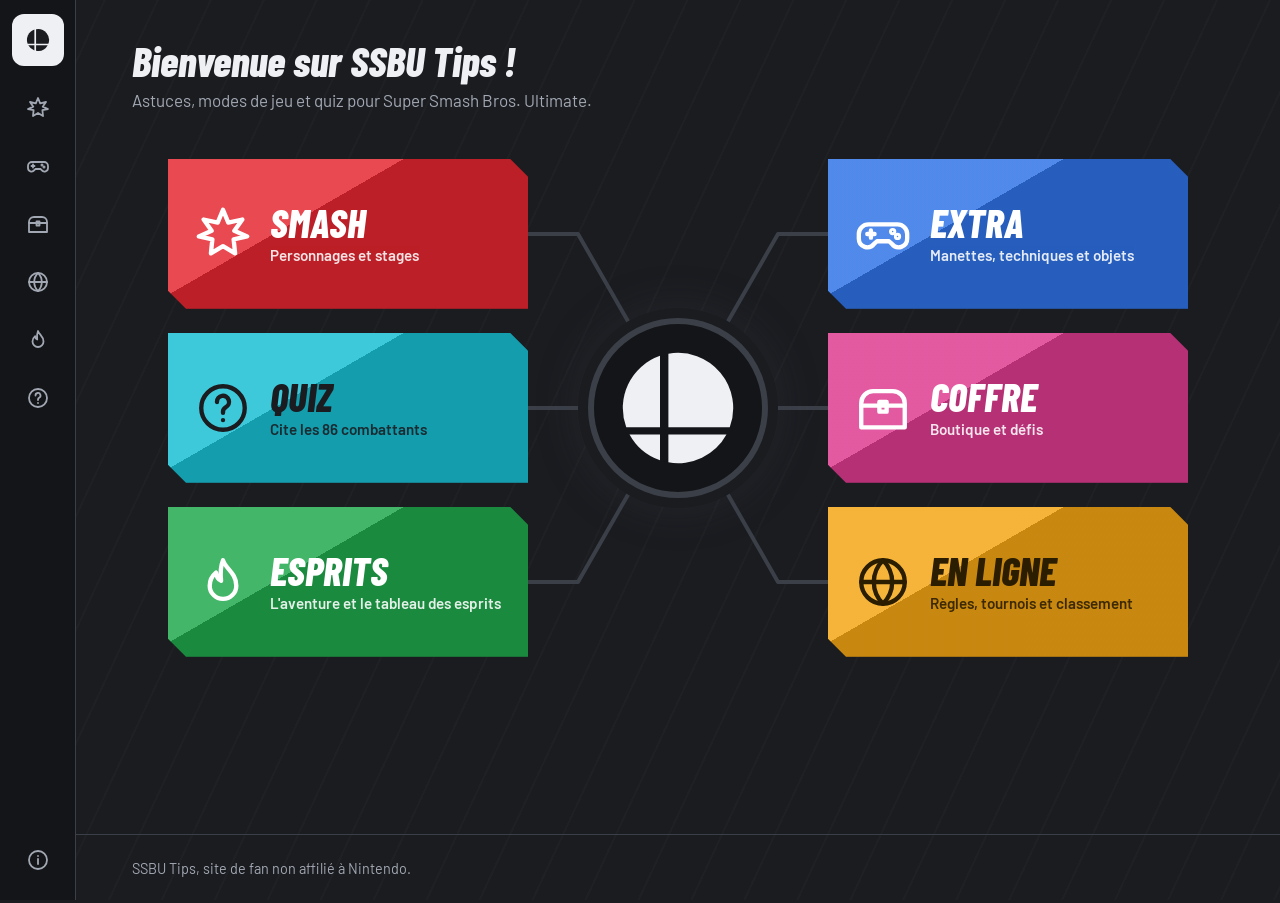
<file: ssbu-tips/index.html>
<!DOCTYPE html>
<html lang="fr">
<head>
	<meta charset="utf-8">
	<meta name="viewport" content="width=device-width, initial-scale=1.0">
	<title>SSBU Tips</title>
	<meta name="description" content="Astuces, modes de jeu et quiz pour Super Smash Bros. Ultimate.">
	<link rel="stylesheet" href="css/theme.css">
	<link rel="stylesheet" href="css/home.css">
</head>
<body>
	<nav class="rail" aria-label="Navigation principale">
		<a class="rail-link rail-link--home" href="index.html" style="--c:var(--text)" aria-current="page"><svg class="i"><use href="img/icons.svg#logo"/></svg><span class="rail-label">Accueil</span></a>
		<a class="rail-link" href="smash.html" style="--c:var(--smash)"><svg class="i"><use href="img/icons.svg#smash"/></svg><span class="rail-label">Smash</span></a>
		<a class="rail-link" href="extra.html" style="--c:var(--extra)"><svg class="i"><use href="img/icons.svg#extra"/></svg><span class="rail-label">Extra</span></a>
		<a class="rail-link" href="coffre.html" style="--c:var(--coffre)"><svg class="i"><use href="img/icons.svg#coffre"/></svg><span class="rail-label">Coffre</span></a>
		<a class="rail-link" href="en-ligne.html" style="--c:var(--en-ligne)"><svg class="i"><use href="img/icons.svg#en-ligne"/></svg><span class="rail-label">En ligne</span></a>
		<a class="rail-link" href="esprits.html" style="--c:var(--esprits)"><svg class="i"><use href="img/icons.svg#esprits"/></svg><span class="rail-label">Esprits</span></a>
		<a class="rail-link" href="../index.php" style="--c:var(--quiz)"><svg class="i"><use href="img/icons.svg#quiz"/></svg><span class="rail-label">Quiz</span></a>
		<details class="rail-infos">
			<summary aria-label="Liens utiles"><svg class="i"><use href="img/icons.svg#infos"/></svg></summary>
			<div class="rail-infos-panel">
				<p>Liens utiles</p>
				<ul>
					<li><a href="https://www.nintendo.fr/">Site officiel Nintendo</a></li>
					<li><a href="https://www.nintendo.fr/Jeux/Jeux-Nintendo-Switch/Super-Smash-Bros-Ultimate-1395713.html">Fiche du jeu</a></li>
					<li><a href="https://dashfight.com/ssbu/rankings">Classement des meilleurs joueurs</a></li>
					<li><a href="https://blog.start.gg/ultranks-first-official-ssbu-tier-list-4a35bf3dcfc3">Tier list officielle</a></li>
				</ul>
			</div>
		</details>
	</nav>

	<main>
		<header class="home-head">
			<h1>Bienvenue sur SSBU Tips !</h1>
			<p>Astuces, modes de jeu et quiz pour Super Smash Bros. Ultimate.</p>
		</header>

		<div class="menu">
			<a class="tile tile--smash" href="smash.html">
				<svg class="i tile-icon"><use href="img/icons.svg#smash"/></svg>
				<span class="tile-name">Smash</span>
				<span class="tile-desc">Personnages et stages</span>
			</a>
			<a class="tile tile--quiz" href="../index.php">
				<svg class="i tile-icon"><use href="img/icons.svg#quiz"/></svg>
				<span class="tile-name">Quiz</span>
				<span class="tile-desc">Cite les 86 combattants</span>
			</a>
			<a class="tile tile--esprits" href="esprits.html">
				<svg class="i tile-icon"><use href="img/icons.svg#esprits"/></svg>
				<span class="tile-name">Esprits</span>
				<span class="tile-desc">L'aventure et le tableau des esprits</span>
			</a>
			<a class="tile tile--extra" href="extra.html">
				<svg class="i tile-icon"><use href="img/icons.svg#extra"/></svg>
				<span class="tile-name">Extra</span>
				<span class="tile-desc">Manettes, techniques et objets</span>
			</a>
			<a class="tile tile--coffre" href="coffre.html">
				<svg class="i tile-icon"><use href="img/icons.svg#coffre"/></svg>
				<span class="tile-name">Coffre</span>
				<span class="tile-desc">Boutique et défis</span>
			</a>
			<a class="tile tile--en-ligne" href="en-ligne.html">
				<svg class="i tile-icon"><use href="img/icons.svg#en-ligne"/></svg>
				<span class="tile-name">En ligne</span>
				<span class="tile-desc">Règles, tournois et classement</span>
			</a>

			<div class="hub" aria-hidden="true">
				<svg class="wires" viewBox="0 0 300 498">
					<path class="wire wire--base" pathLength="1" d="M0 75H50L105 171"/>
					<path class="wire wire--base" pathLength="1" d="M0 249H60"/>
					<path class="wire wire--base" pathLength="1" d="M0 423H50L105 327"/>
					<path class="wire wire--base" pathLength="1" d="M300 75H250L195 171"/>
					<path class="wire wire--base" pathLength="1" d="M300 249H240"/>
					<path class="wire wire--base" pathLength="1" d="M300 423H250L195 327"/>
					<path class="wire wire--glow wire--smash" style="--c:var(--smash)" pathLength="1" d="M0 75H50L105 171"/>
					<path class="wire wire--glow wire--quiz" style="--c:var(--quiz)" pathLength="1" d="M0 249H60"/>
					<path class="wire wire--glow wire--esprits" style="--c:var(--esprits)" pathLength="1" d="M0 423H50L105 327"/>
					<path class="wire wire--glow wire--extra" style="--c:var(--extra)" pathLength="1" d="M300 75H250L195 171"/>
					<path class="wire wire--glow wire--coffre" style="--c:var(--coffre)" pathLength="1" d="M300 249H240"/>
					<path class="wire wire--glow wire--en-ligne" style="--c:var(--en-ligne)" pathLength="1" d="M300 423H250L195 327"/>
				</svg>
				<div class="emblem"><svg><use href="img/icons.svg#logo"/></svg></div>
			</div>
		</div>
	</main>

	<footer class="footer">SSBU Tips, site de fan non affilié à Nintendo.</footer>
</body>
</html>
</file>
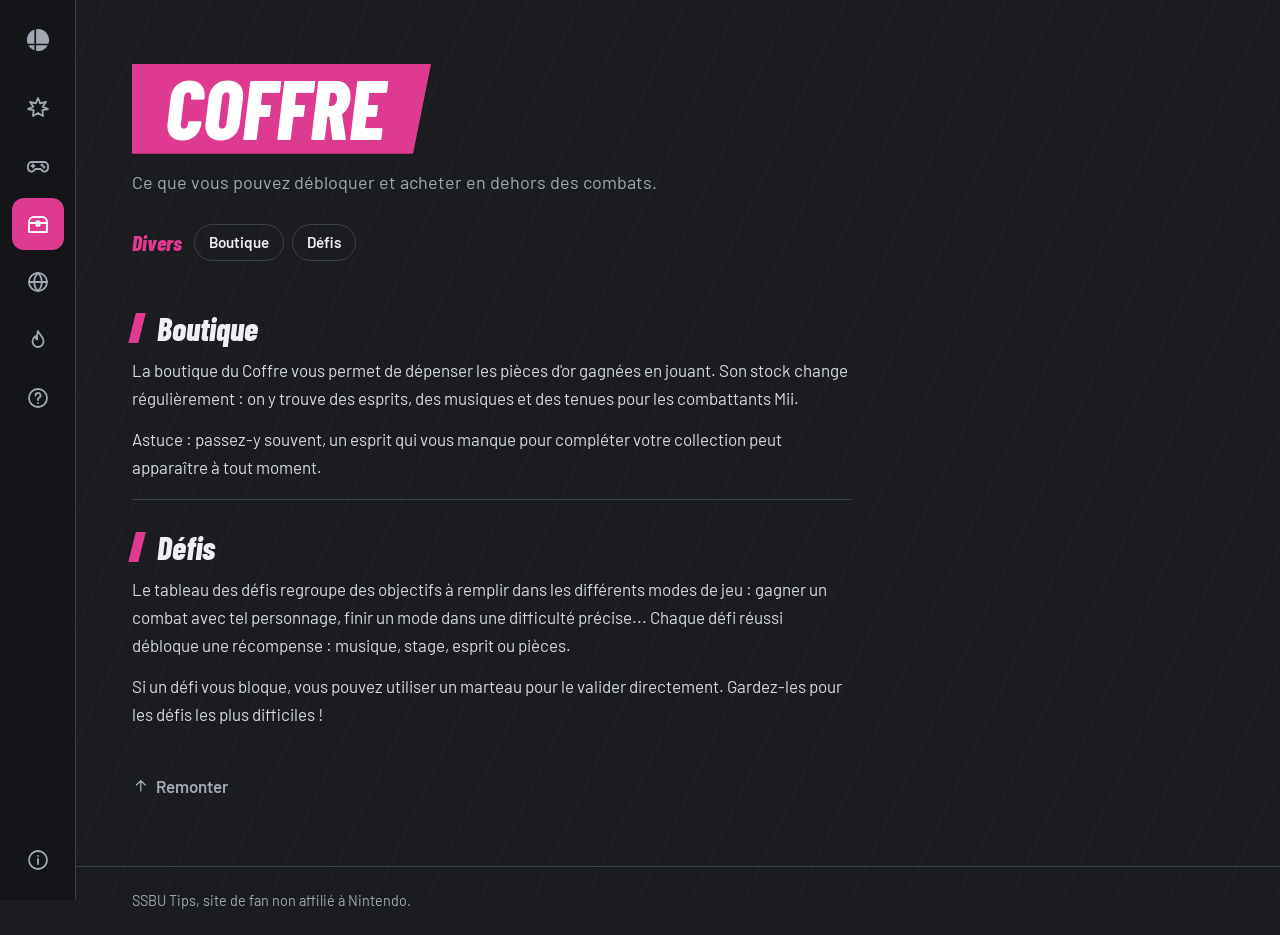
<file: ssbu-tips/coffre.html>
<!DOCTYPE html>
<html lang="fr">
<head>
	<meta charset="utf-8">
	<meta name="viewport" content="width=device-width, initial-scale=1.0">
	<title>Coffre · SSBU Tips</title>
	<link rel="stylesheet" href="css/theme.css">
</head>
<body data-section="coffre">
	<nav class="rail" aria-label="Navigation principale">
		<a class="rail-link rail-link--home" href="index.html" style="--c:var(--text)"><svg class="i"><use href="img/icons.svg#logo"/></svg><span class="rail-label">Accueil</span></a>
		<a class="rail-link" href="smash.html" style="--c:var(--smash)"><svg class="i"><use href="img/icons.svg#smash"/></svg><span class="rail-label">Smash</span></a>
		<a class="rail-link" href="extra.html" style="--c:var(--extra)"><svg class="i"><use href="img/icons.svg#extra"/></svg><span class="rail-label">Extra</span></a>
		<a class="rail-link" href="coffre.html" style="--c:var(--coffre)" aria-current="page"><svg class="i"><use href="img/icons.svg#coffre"/></svg><span class="rail-label">Coffre</span></a>
		<a class="rail-link" href="en-ligne.html" style="--c:var(--en-ligne)"><svg class="i"><use href="img/icons.svg#en-ligne"/></svg><span class="rail-label">En ligne</span></a>
		<a class="rail-link" href="esprits.html" style="--c:var(--esprits)"><svg class="i"><use href="img/icons.svg#esprits"/></svg><span class="rail-label">Esprits</span></a>
		<a class="rail-link" href="../index.php" style="--c:var(--quiz)"><svg class="i"><use href="img/icons.svg#quiz"/></svg><span class="rail-label">Quiz</span></a>
		<details class="rail-infos">
			<summary aria-label="Liens utiles"><svg class="i"><use href="img/icons.svg#infos"/></svg></summary>
			<div class="rail-infos-panel">
				<p>Liens utiles</p>
				<ul>
					<li><a href="https://www.nintendo.fr/">Site officiel Nintendo</a></li>
					<li><a href="https://www.nintendo.fr/Jeux/Jeux-Nintendo-Switch/Super-Smash-Bros-Ultimate-1395713.html">Fiche du jeu</a></li>
					<li><a href="https://dashfight.com/ssbu/rankings">Classement des meilleurs joueurs</a></li>
					<li><a href="https://blog.start.gg/ultranks-first-official-ssbu-tier-list-4a35bf3dcfc3">Tier list officielle</a></li>
				</ul>
			</div>
		</details>
	</nav>

	<main>
		<header class="page-head" id="haut">
			<h1 class="page-title">Coffre</h1>
			<p class="page-lead">Ce que vous pouvez débloquer et acheter en dehors des combats.</p>
			<nav class="toc" aria-label="Sommaire">
				<div class="toc-group"><span class="toc-title">Divers</span><a href="#boutique">Boutique</a><a href="#defis">Défis</a></div>
			</nav>
		</header>

		<div class="content">
			<section id="boutique">
				<h2>Boutique</h2>
				<p>La boutique du Coffre vous permet de dépenser les pièces d'or gagnées en jouant. Son stock change régulièrement : on y trouve des esprits, des musiques et des tenues pour les combattants Mii.</p>
				<p>Astuce : passez-y souvent, un esprit qui vous manque pour compléter votre collection peut apparaître à tout moment.</p>
			</section>

			<section id="defis">
				<h2>Défis</h2>
				<p>Le tableau des défis regroupe des objectifs à remplir dans les différents modes de jeu : gagner un combat avec tel personnage, finir un mode dans une difficulté précise... Chaque défi réussi débloque une récompense : musique, stage, esprit ou pièces.</p>
				<p>Si un défi vous bloque, vous pouvez utiliser un marteau pour le valider directement. Gardez-les pour les défis les plus difficiles !</p>
			</section>

			<a class="to-top" href="#haut"><svg class="i"><use href="img/icons.svg#haut"/></svg>Remonter</a>
		</div>
	</main>

	<footer class="footer">SSBU Tips, site de fan non affilié à Nintendo.</footer>
</body>
</html>
</file>
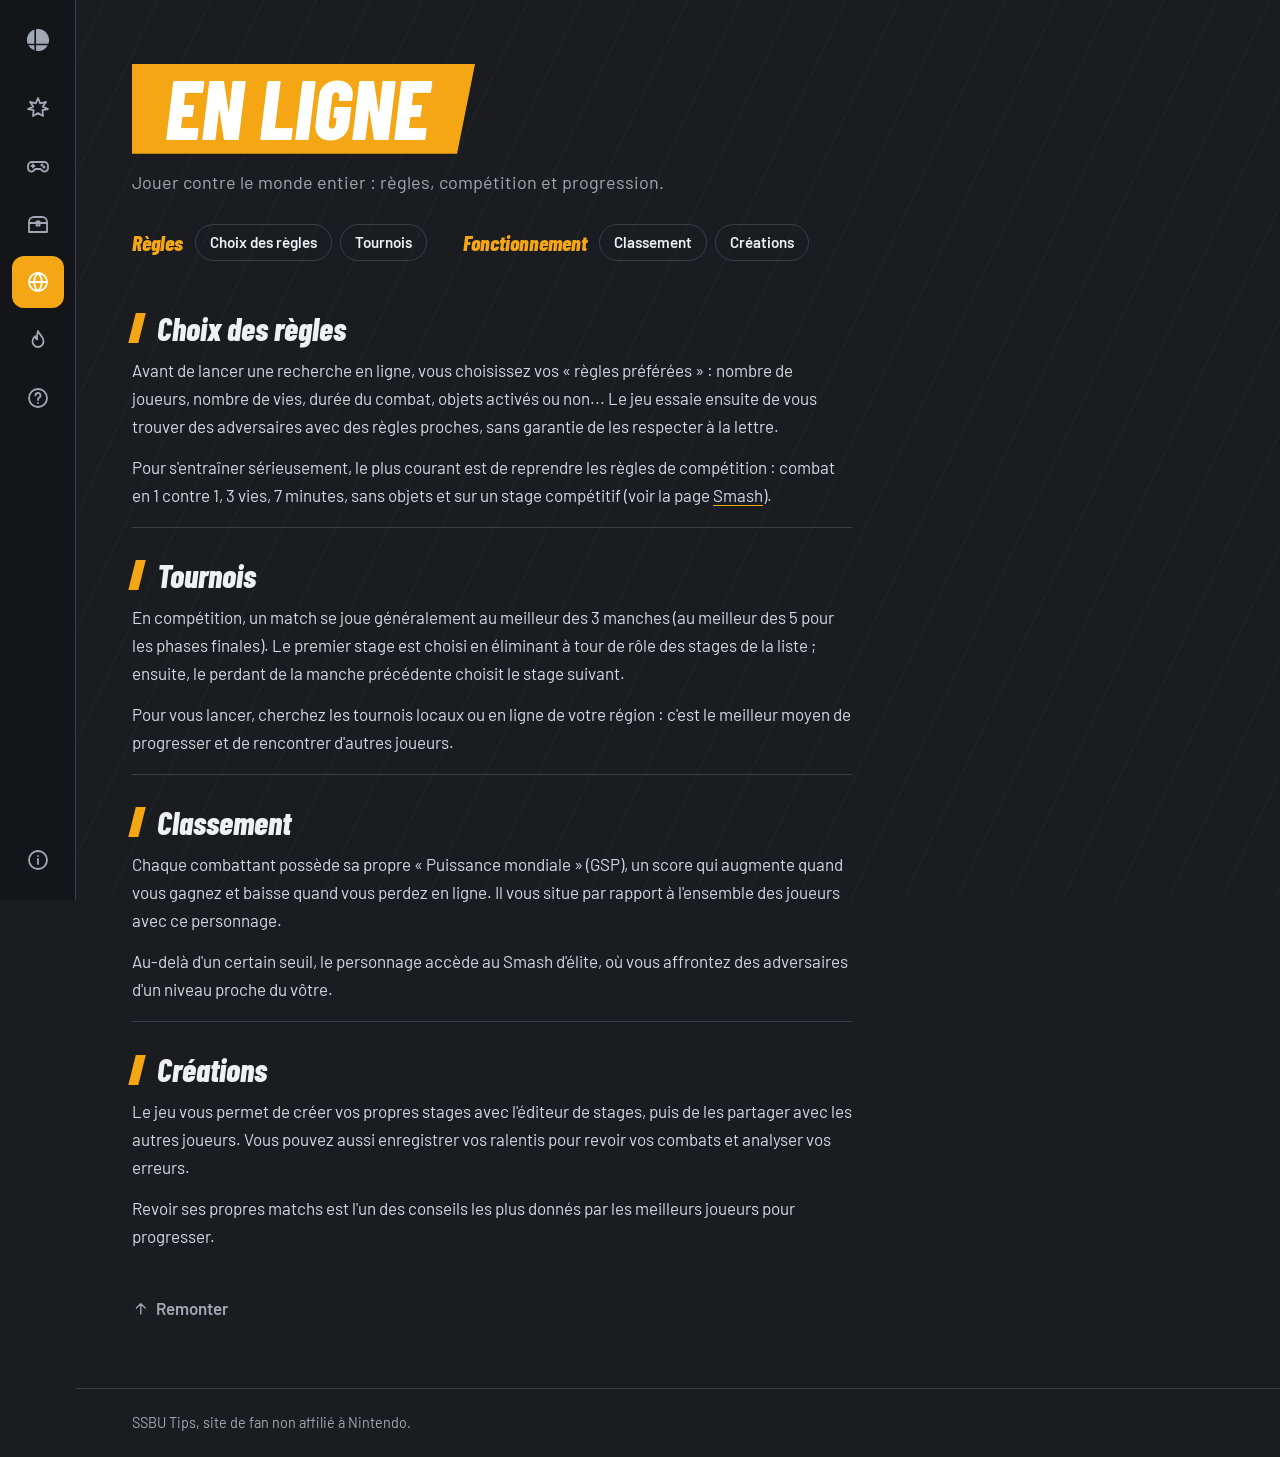
<file: ssbu-tips/en-ligne.html>
<!DOCTYPE html>
<html lang="fr">
<head>
	<meta charset="utf-8">
	<meta name="viewport" content="width=device-width, initial-scale=1.0">
	<title>En ligne · SSBU Tips</title>
	<link rel="stylesheet" href="css/theme.css">
</head>
<body data-section="en-ligne">
	<nav class="rail" aria-label="Navigation principale">
		<a class="rail-link rail-link--home" href="index.html" style="--c:var(--text)"><svg class="i"><use href="img/icons.svg#logo"/></svg><span class="rail-label">Accueil</span></a>
		<a class="rail-link" href="smash.html" style="--c:var(--smash)"><svg class="i"><use href="img/icons.svg#smash"/></svg><span class="rail-label">Smash</span></a>
		<a class="rail-link" href="extra.html" style="--c:var(--extra)"><svg class="i"><use href="img/icons.svg#extra"/></svg><span class="rail-label">Extra</span></a>
		<a class="rail-link" href="coffre.html" style="--c:var(--coffre)"><svg class="i"><use href="img/icons.svg#coffre"/></svg><span class="rail-label">Coffre</span></a>
		<a class="rail-link" href="en-ligne.html" style="--c:var(--en-ligne)" aria-current="page"><svg class="i"><use href="img/icons.svg#en-ligne"/></svg><span class="rail-label">En ligne</span></a>
		<a class="rail-link" href="esprits.html" style="--c:var(--esprits)"><svg class="i"><use href="img/icons.svg#esprits"/></svg><span class="rail-label">Esprits</span></a>
		<a class="rail-link" href="../index.php" style="--c:var(--quiz)"><svg class="i"><use href="img/icons.svg#quiz"/></svg><span class="rail-label">Quiz</span></a>
		<details class="rail-infos">
			<summary aria-label="Liens utiles"><svg class="i"><use href="img/icons.svg#infos"/></svg></summary>
			<div class="rail-infos-panel">
				<p>Liens utiles</p>
				<ul>
					<li><a href="https://www.nintendo.fr/">Site officiel Nintendo</a></li>
					<li><a href="https://www.nintendo.fr/Jeux/Jeux-Nintendo-Switch/Super-Smash-Bros-Ultimate-1395713.html">Fiche du jeu</a></li>
					<li><a href="https://dashfight.com/ssbu/rankings">Classement des meilleurs joueurs</a></li>
					<li><a href="https://blog.start.gg/ultranks-first-official-ssbu-tier-list-4a35bf3dcfc3">Tier list officielle</a></li>
				</ul>
			</div>
		</details>
	</nav>

	<main>
		<header class="page-head" id="haut">
			<h1 class="page-title">En ligne</h1>
			<p class="page-lead">Jouer contre le monde entier : règles, compétition et progression.</p>
			<nav class="toc" aria-label="Sommaire">
				<div class="toc-group"><span class="toc-title">Règles</span><a href="#choix-des-regles">Choix des règles</a><a href="#tournois">Tournois</a></div>
				<div class="toc-group"><span class="toc-title">Fonctionnement</span><a href="#classement">Classement</a><a href="#creations">Créations</a></div>
			</nav>
		</header>

		<div class="content">
			<section id="choix-des-regles">
				<h2>Choix des règles</h2>
				<p>Avant de lancer une recherche en ligne, vous choisissez vos « règles préférées » : nombre de joueurs, nombre de vies, durée du combat, objets activés ou non... Le jeu essaie ensuite de vous trouver des adversaires avec des règles proches, sans garantie de les respecter à la lettre.</p>
				<p>Pour s'entraîner sérieusement, le plus courant est de reprendre les règles de compétition : combat en 1 contre 1, 3 vies, 7 minutes, sans objets et sur un stage compétitif (voir la page <a href="smash.html#stages-competitifs">Smash</a>).</p>
			</section>

			<section id="tournois">
				<h2>Tournois</h2>
				<p>En compétition, un match se joue généralement au meilleur des 3 manches (au meilleur des 5 pour les phases finales). Le premier stage est choisi en éliminant à tour de rôle des stages de la liste ; ensuite, le perdant de la manche précédente choisit le stage suivant.</p>
				<p>Pour vous lancer, cherchez les tournois locaux ou en ligne de votre région : c'est le meilleur moyen de progresser et de rencontrer d'autres joueurs.</p>
			</section>

			<section id="classement">
				<h2>Classement</h2>
				<p>Chaque combattant possède sa propre « Puissance mondiale » (GSP), un score qui augmente quand vous gagnez et baisse quand vous perdez en ligne. Il vous situe par rapport à l'ensemble des joueurs avec ce personnage.</p>
				<p>Au-delà d'un certain seuil, le personnage accède au Smash d'élite, où vous affrontez des adversaires d'un niveau proche du vôtre.</p>
			</section>

			<section id="creations">
				<h2>Créations</h2>
				<p>Le jeu vous permet de créer vos propres stages avec l'éditeur de stages, puis de les partager avec les autres joueurs. Vous pouvez aussi enregistrer vos ralentis pour revoir vos combats et analyser vos erreurs.</p>
				<p>Revoir ses propres matchs est l'un des conseils les plus donnés par les meilleurs joueurs pour progresser.</p>
			</section>

			<a class="to-top" href="#haut"><svg class="i"><use href="img/icons.svg#haut"/></svg>Remonter</a>
		</div>
	</main>

	<footer class="footer">SSBU Tips, site de fan non affilié à Nintendo.</footer>
</body>
</html>
</file>
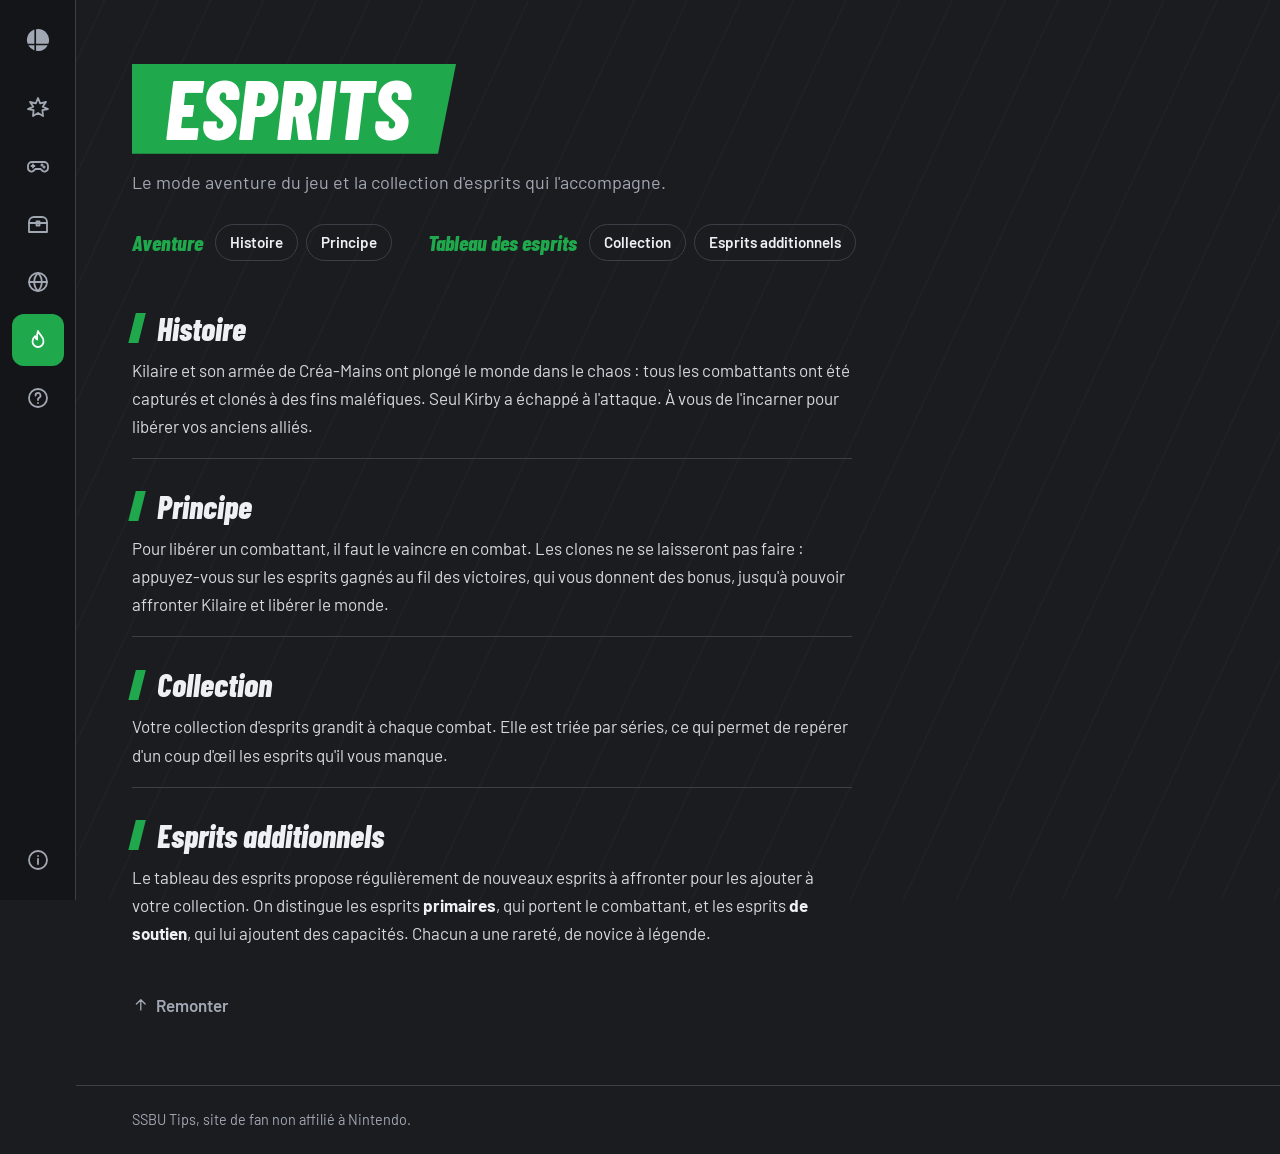
<file: ssbu-tips/esprits.html>
<!DOCTYPE html>
<html lang="fr">
<head>
	<meta charset="utf-8">
	<meta name="viewport" content="width=device-width, initial-scale=1.0">
	<title>Esprits · SSBU Tips</title>
	<link rel="stylesheet" href="css/theme.css">
</head>
<body data-section="esprits">
	<nav class="rail" aria-label="Navigation principale">
		<a class="rail-link rail-link--home" href="index.html" style="--c:var(--text)"><svg class="i"><use href="img/icons.svg#logo"/></svg><span class="rail-label">Accueil</span></a>
		<a class="rail-link" href="smash.html" style="--c:var(--smash)"><svg class="i"><use href="img/icons.svg#smash"/></svg><span class="rail-label">Smash</span></a>
		<a class="rail-link" href="extra.html" style="--c:var(--extra)"><svg class="i"><use href="img/icons.svg#extra"/></svg><span class="rail-label">Extra</span></a>
		<a class="rail-link" href="coffre.html" style="--c:var(--coffre)"><svg class="i"><use href="img/icons.svg#coffre"/></svg><span class="rail-label">Coffre</span></a>
		<a class="rail-link" href="en-ligne.html" style="--c:var(--en-ligne)"><svg class="i"><use href="img/icons.svg#en-ligne"/></svg><span class="rail-label">En ligne</span></a>
		<a class="rail-link" href="esprits.html" style="--c:var(--esprits)" aria-current="page"><svg class="i"><use href="img/icons.svg#esprits"/></svg><span class="rail-label">Esprits</span></a>
		<a class="rail-link" href="../index.php" style="--c:var(--quiz)"><svg class="i"><use href="img/icons.svg#quiz"/></svg><span class="rail-label">Quiz</span></a>
		<details class="rail-infos">
			<summary aria-label="Liens utiles"><svg class="i"><use href="img/icons.svg#infos"/></svg></summary>
			<div class="rail-infos-panel">
				<p>Liens utiles</p>
				<ul>
					<li><a href="https://www.nintendo.fr/">Site officiel Nintendo</a></li>
					<li><a href="https://www.nintendo.fr/Jeux/Jeux-Nintendo-Switch/Super-Smash-Bros-Ultimate-1395713.html">Fiche du jeu</a></li>
					<li><a href="https://dashfight.com/ssbu/rankings">Classement des meilleurs joueurs</a></li>
					<li><a href="https://blog.start.gg/ultranks-first-official-ssbu-tier-list-4a35bf3dcfc3">Tier list officielle</a></li>
				</ul>
			</div>
		</details>
	</nav>

	<main>
		<header class="page-head" id="haut">
			<h1 class="page-title">Esprits</h1>
			<p class="page-lead">Le mode aventure du jeu et la collection d'esprits qui l'accompagne.</p>
			<nav class="toc" aria-label="Sommaire">
				<div class="toc-group"><span class="toc-title">Aventure</span><a href="#histoire">Histoire</a><a href="#principe">Principe</a></div>
				<div class="toc-group"><span class="toc-title">Tableau des esprits</span><a href="#collection">Collection</a><a href="#esprits-additionnels">Esprits additionnels</a></div>
			</nav>
		</header>

		<div class="content">
			<section id="histoire">
				<h2>Histoire</h2>
				<p>Kilaire et son armée de Créa-Mains ont plongé le monde dans le chaos : tous les combattants ont été capturés et clonés à des fins maléfiques. Seul Kirby a échappé à l'attaque. À vous de l'incarner pour libérer vos anciens alliés.</p>
			</section>

			<section id="principe">
				<h2>Principe</h2>
				<p>Pour libérer un combattant, il faut le vaincre en combat. Les clones ne se laisseront pas faire : appuyez-vous sur les esprits gagnés au fil des victoires, qui vous donnent des bonus, jusqu'à pouvoir affronter Kilaire et libérer le monde.</p>
			</section>

			<section id="collection">
				<h2>Collection</h2>
				<p>Votre collection d'esprits grandit à chaque combat. Elle est triée par séries, ce qui permet de repérer d'un coup d'œil les esprits qu'il vous manque.</p>
			</section>

			<section id="esprits-additionnels">
				<h2>Esprits additionnels</h2>
				<p>Le tableau des esprits propose régulièrement de nouveaux esprits à affronter pour les ajouter à votre collection. On distingue les esprits <strong>primaires</strong>, qui portent le combattant, et les esprits <strong>de soutien</strong>, qui lui ajoutent des capacités. Chacun a une rareté, de novice à légende.</p>
			</section>

			<a class="to-top" href="#haut"><svg class="i"><use href="img/icons.svg#haut"/></svg>Remonter</a>
		</div>
	</main>

	<footer class="footer">SSBU Tips, site de fan non affilié à Nintendo.</footer>
</body>
</html>
</file>
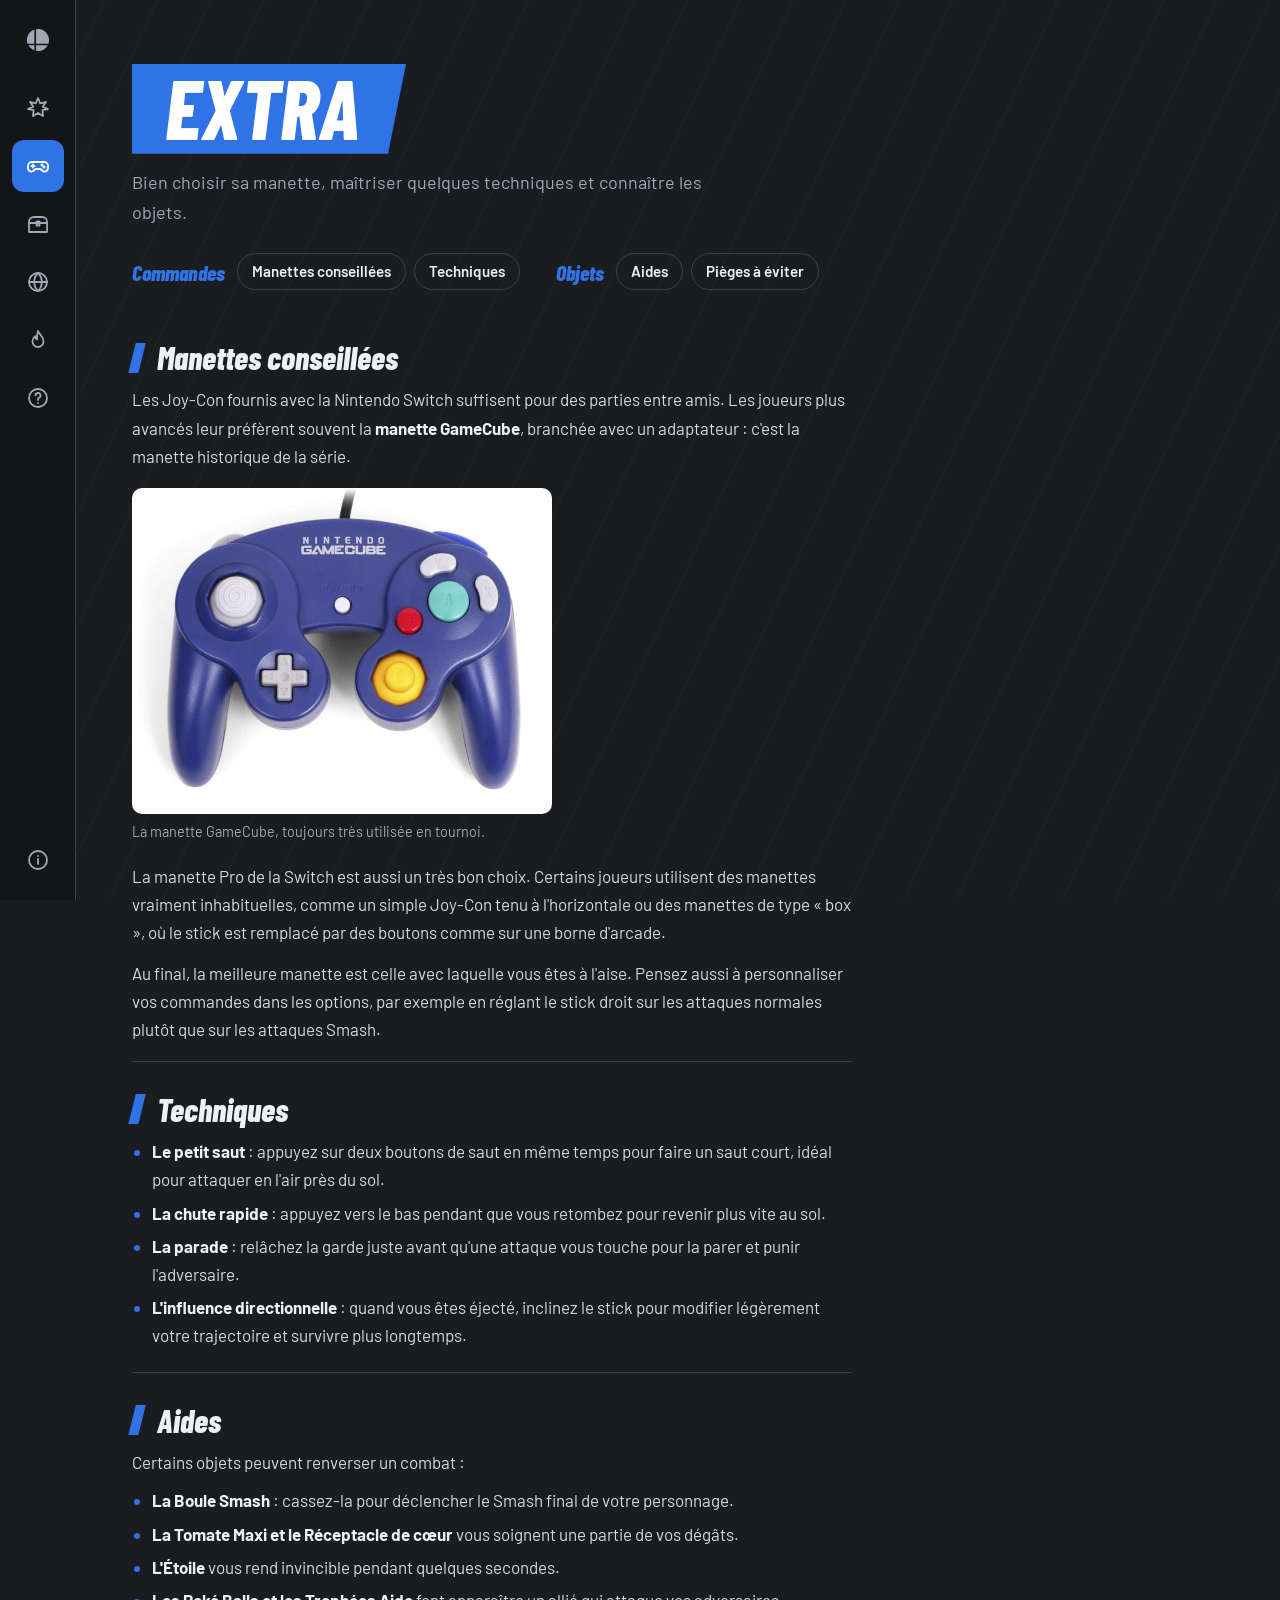
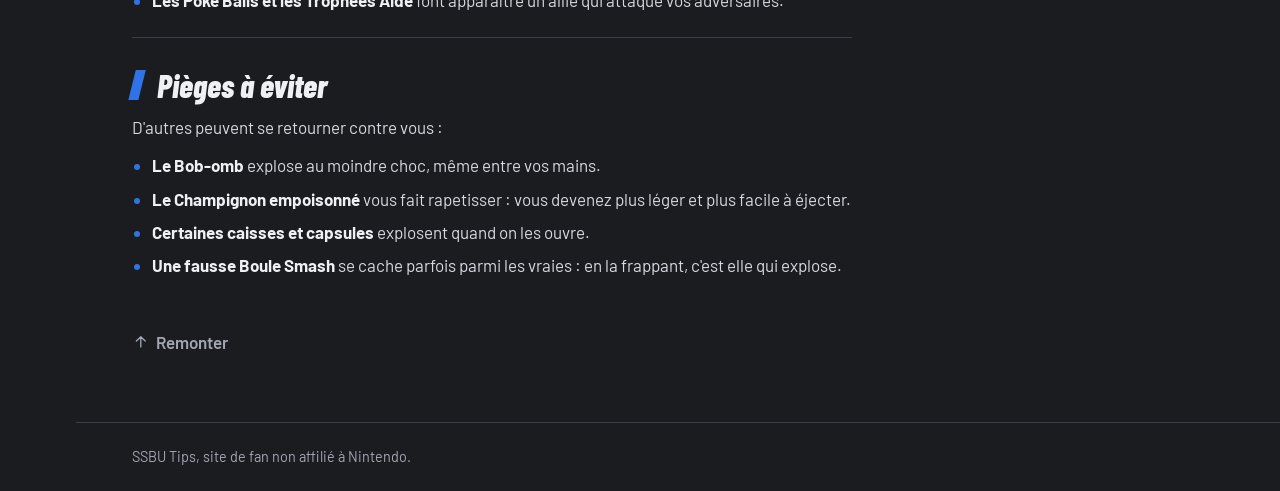
<file: ssbu-tips/extra.html>
<!DOCTYPE html>
<html lang="fr">
<head>
	<meta charset="utf-8">
	<meta name="viewport" content="width=device-width, initial-scale=1.0">
	<title>Extra · SSBU Tips</title>
	<link rel="stylesheet" href="css/theme.css">
</head>
<body data-section="extra">
	<nav class="rail" aria-label="Navigation principale">
		<a class="rail-link rail-link--home" href="index.html" style="--c:var(--text)"><svg class="i"><use href="img/icons.svg#logo"/></svg><span class="rail-label">Accueil</span></a>
		<a class="rail-link" href="smash.html" style="--c:var(--smash)"><svg class="i"><use href="img/icons.svg#smash"/></svg><span class="rail-label">Smash</span></a>
		<a class="rail-link" href="extra.html" style="--c:var(--extra)" aria-current="page"><svg class="i"><use href="img/icons.svg#extra"/></svg><span class="rail-label">Extra</span></a>
		<a class="rail-link" href="coffre.html" style="--c:var(--coffre)"><svg class="i"><use href="img/icons.svg#coffre"/></svg><span class="rail-label">Coffre</span></a>
		<a class="rail-link" href="en-ligne.html" style="--c:var(--en-ligne)"><svg class="i"><use href="img/icons.svg#en-ligne"/></svg><span class="rail-label">En ligne</span></a>
		<a class="rail-link" href="esprits.html" style="--c:var(--esprits)"><svg class="i"><use href="img/icons.svg#esprits"/></svg><span class="rail-label">Esprits</span></a>
		<a class="rail-link" href="../index.php" style="--c:var(--quiz)"><svg class="i"><use href="img/icons.svg#quiz"/></svg><span class="rail-label">Quiz</span></a>
		<details class="rail-infos">
			<summary aria-label="Liens utiles"><svg class="i"><use href="img/icons.svg#infos"/></svg></summary>
			<div class="rail-infos-panel">
				<p>Liens utiles</p>
				<ul>
					<li><a href="https://www.nintendo.fr/">Site officiel Nintendo</a></li>
					<li><a href="https://www.nintendo.fr/Jeux/Jeux-Nintendo-Switch/Super-Smash-Bros-Ultimate-1395713.html">Fiche du jeu</a></li>
					<li><a href="https://dashfight.com/ssbu/rankings">Classement des meilleurs joueurs</a></li>
					<li><a href="https://blog.start.gg/ultranks-first-official-ssbu-tier-list-4a35bf3dcfc3">Tier list officielle</a></li>
				</ul>
			</div>
		</details>
	</nav>

	<main>
		<header class="page-head" id="haut">
			<h1 class="page-title">Extra</h1>
			<p class="page-lead">Bien choisir sa manette, maîtriser quelques techniques et connaître les objets.</p>
			<nav class="toc" aria-label="Sommaire">
				<div class="toc-group"><span class="toc-title">Commandes</span><a href="#manettes">Manettes conseillées</a><a href="#techniques">Techniques</a></div>
				<div class="toc-group"><span class="toc-title">Objets</span><a href="#aides">Aides</a><a href="#pieges">Pièges à éviter</a></div>
			</nav>
		</header>

		<div class="content">
			<section id="manettes">
				<h2>Manettes conseillées</h2>
				<p>Les Joy-Con fournis avec la Nintendo Switch suffisent pour des parties entre amis. Les joueurs plus avancés leur préfèrent souvent la <strong>manette GameCube</strong>, branchée avec un adaptateur : c'est la manette historique de la série.</p>
				<figure class="figure">
					<img src="img/img_GC.jpg" alt="Une manette GameCube" loading="lazy">
					<figcaption>La manette GameCube, toujours très utilisée en tournoi.</figcaption>
				</figure>
				<p>La manette Pro de la Switch est aussi un très bon choix. Certains joueurs utilisent des manettes vraiment inhabituelles, comme un simple Joy-Con tenu à l'horizontale ou des manettes de type « box », où le stick est remplacé par des boutons comme sur une borne d'arcade.</p>
				<p>Au final, la meilleure manette est celle avec laquelle vous êtes à l'aise. Pensez aussi à personnaliser vos commandes dans les options, par exemple en réglant le stick droit sur les attaques normales plutôt que sur les attaques Smash.</p>
			</section>

			<section id="techniques">
				<h2>Techniques</h2>
				<ul>
					<li><strong>Le petit saut</strong> : appuyez sur deux boutons de saut en même temps pour faire un saut court, idéal pour attaquer en l'air près du sol.</li>
					<li><strong>La chute rapide</strong> : appuyez vers le bas pendant que vous retombez pour revenir plus vite au sol.</li>
					<li><strong>La parade</strong> : relâchez la garde juste avant qu'une attaque vous touche pour la parer et punir l'adversaire.</li>
					<li><strong>L'influence directionnelle</strong> : quand vous êtes éjecté, inclinez le stick pour modifier légèrement votre trajectoire et survivre plus longtemps.</li>
				</ul>
			</section>

			<section id="aides">
				<h2>Aides</h2>
				<p>Certains objets peuvent renverser un combat :</p>
				<ul>
					<li><strong>La Boule Smash</strong> : cassez-la pour déclencher le Smash final de votre personnage.</li>
					<li><strong>La Tomate Maxi et le Réceptacle de cœur</strong> vous soignent une partie de vos dégâts.</li>
					<li><strong>L'Étoile</strong> vous rend invincible pendant quelques secondes.</li>
					<li><strong>Les Poké Balls et les Trophées Aide</strong> font apparaître un allié qui attaque vos adversaires.</li>
				</ul>
			</section>

			<section id="pieges">
				<h2>Pièges à éviter</h2>
				<p>D'autres peuvent se retourner contre vous :</p>
				<ul>
					<li><strong>Le Bob-omb</strong> explose au moindre choc, même entre vos mains.</li>
					<li><strong>Le Champignon empoisonné</strong> vous fait rapetisser : vous devenez plus léger et plus facile à éjecter.</li>
					<li><strong>Certaines caisses et capsules</strong> explosent quand on les ouvre.</li>
					<li><strong>Une fausse Boule Smash</strong> se cache parfois parmi les vraies : en la frappant, c'est elle qui explose.</li>
				</ul>
			</section>

			<a class="to-top" href="#haut"><svg class="i"><use href="img/icons.svg#haut"/></svg>Remonter</a>
		</div>
	</main>

	<footer class="footer">SSBU Tips, site de fan non affilié à Nintendo.</footer>
</body>
</html>
</file>
<file: ssbu-tips/css/theme.css>
/* Thème commun SSBU Tips + quiz Cite les tous */
@import url('https://fonts.googleapis.com/css2?family=Barlow+Condensed:ital,wght@1,600;1,800&family=Barlow:wght@400;600&display=swap');

:root {
  --ink: #1b1c20;
  --rail: #141518;
  --panel: #24262c;
  --line: #3b3f48;
  --text: #eef0f4;
  --muted: #a2a8b3;

  --smash: #e5262f;
  --extra: #2f73e6;
  --coffre: #de3a8f;
  --en-ligne: #f4a614;
  --esprits: #20a84c;
  --quiz: #18bfd3;

  --accent: var(--quiz);
  --rail-w: 76px;
  --display: 'Barlow Condensed', 'Arial Narrow', sans-serif;
  --body: 'Barlow', 'Segoe UI', sans-serif;
  --cut: 18px; /* coin coupé des tuiles et bandeaux */
}

[data-section="smash"]    { --accent: var(--smash); }
[data-section="extra"]    { --accent: var(--extra); }
[data-section="coffre"]   { --accent: var(--coffre); }
[data-section="en-ligne"] { --accent: var(--en-ligne); }
[data-section="esprits"]  { --accent: var(--esprits); }

*, ::before, ::after { box-sizing: border-box; margin: 0; padding: 0; }

body {
  min-height: 100vh;
  font: 400 1.0625rem/1.65 var(--body);
  color: var(--text);
  background:
    repeating-linear-gradient(115deg, transparent 0 46px, rgb(255 255 255 / .018) 46px 48px),
    var(--ink);
  background-attachment: fixed;
}

a { color: inherit; }
img { max-width: 100%; display: block; }
:focus-visible { outline: 3px solid var(--accent); outline-offset: 3px; }

.i { width: 1.5rem; height: 1.5rem; flex: none; }

/* ---------- Barre latérale ---------- */
.rail {
  position: fixed;
  inset: 0 auto 0 0;
  width: var(--rail-w);
  z-index: 50;
  display: flex;
  flex-direction: column;
  align-items: center;
  gap: 6px;
  padding: 14px 0;
  background: var(--rail);
  border-right: 1px solid var(--line);
}
.rail-link, .rail-infos > summary {
  --c: var(--muted);
  position: relative;
  width: 52px;
  height: 52px;
  display: grid;
  place-items: center;
  border-radius: 12px;
  color: var(--muted);
  text-decoration: none;
  cursor: pointer;
  list-style: none;
  transition: color .15s, background-color .15s;
}
.rail-infos > summary::-webkit-details-marker { display: none; }
.rail-link:hover, .rail-link:focus-visible,
.rail-infos > summary:hover, .rail-infos[open] > summary { color: var(--c); background: var(--panel); }
.rail-link[aria-current="page"] { color: #fff; background: var(--c); }
.rail-link--home[aria-current="page"] { color: var(--ink); }
.rail-link--home { margin-bottom: 10px; }
.rail-label {
  position: absolute;
  left: 62px;
  padding: 4px 10px;
  border-radius: 6px;
  background: var(--panel);
  border: 1px solid var(--line);
  color: var(--text);
  font: 600 .875rem var(--body);
  white-space: nowrap;
  pointer-events: none;
  opacity: 0;
  transform: translateX(-4px);
  transition: opacity .15s, transform .15s;
}
.rail-link:hover .rail-label, .rail-link:focus-visible .rail-label { opacity: 1; transform: none; }

.rail-infos { margin-top: auto; position: relative; }
.rail-infos-panel {
  position: absolute;
  left: 64px;
  bottom: 0;
  width: 250px;
  padding: 14px;
  background: var(--panel);
  border: 1px solid var(--line);
  border-radius: 12px;
  box-shadow: 0 18px 40px rgb(0 0 0 / .45);
}
.rail-infos-panel p { font: 800 italic 1.25rem var(--display); color: var(--quiz); margin-bottom: 6px; }
.rail-infos-panel ul { list-style: none; }
.rail-infos-panel a { display: block; padding: 7px 8px; border-radius: 6px; text-decoration: none; }
.rail-infos-panel a:hover, .rail-infos-panel a:focus-visible { background: var(--line); }

main, .footer { margin-left: var(--rail-w); }
main { min-height: calc(100vh - 66px); }

/* ---------- En-tête de page ---------- */
.page-head {
  padding: clamp(28px, 6vw, 64px) clamp(18px, 5vw, 56px) 8px;
}
.page-title {
  display: inline-block;
  padding: .02em .55em .06em .4em;
  font: 800 italic clamp(2.8rem, 7vw, 5.2rem)/1 var(--display);
  text-transform: uppercase;
  color: #fff;
  background: var(--accent);
  clip-path: polygon(0 0, 100% 0, calc(100% - var(--cut)) 100%, 0 100%);
}
.page-lead { margin-top: 14px; max-width: 60ch; color: var(--muted); font-size: 1.125rem; }

/* Sommaire de la page */
.toc {
  display: flex;
  flex-wrap: wrap;
  gap: 14px 36px;
  margin-top: 26px;
}
.toc-group { display: flex; flex-wrap: wrap; align-items: center; gap: 8px; }
.toc-title { font: 800 italic 1.35rem var(--display); color: var(--accent); margin-right: 4px; }
.toc a {
  padding: 5px 14px;
  border: 1px solid var(--line);
  border-radius: 999px;
  font-weight: 600;
  font-size: .95rem;
  text-decoration: none;
  transition: border-color .15s, background-color .15s;
}
.toc a:hover, .toc a:focus-visible { border-color: var(--accent); background: var(--panel); }

/* ---------- Contenu ---------- */
.content {
  max-width: calc(72ch + 2 * clamp(18px, 5vw, 56px));
  padding: 12px clamp(18px, 5vw, 56px) 64px;
}
.content section { padding: 30px 0 18px; border-top: 1px solid var(--line); scroll-margin-top: 16px; }
.content section:first-child { border-top: 0; }
.content h2 {
  display: flex;
  align-items: center;
  gap: .45em;
  font: 800 italic 2rem/1.1 var(--display);
  margin-bottom: 10px;
}
.content h2::before {
  content: "";
  width: .32em;
  height: .95em;
  background: var(--accent);
  transform: skewX(-14deg);
}
.content p, .content li { color: #d5d8de; }
.content p + p { margin-top: .75em; }
.content ul { margin: .6em 0 .2em 1.2em; }
.content li { margin: .3em 0; }
.content li::marker { color: var(--accent); }
.content strong { color: var(--text); }
.content a { text-decoration-color: var(--accent); text-underline-offset: 3px; }

.figure { margin: 18px 0; max-width: 420px; }
.figure img { border-radius: 10px; }
.figure figcaption { margin-top: 6px; font-size: .9rem; color: var(--muted); }

/* Carrousel des stages : une image à la fois, flèches pour changer */
.carrousel {
  position: relative;
  margin: 20px 0 6px;
  clip-path: polygon(0 0, calc(100% - var(--cut)) 0, 100% var(--cut), 100% 100%, var(--cut) 100%, 0 calc(100% - var(--cut)));
}
.stages {
  display: grid;
  grid-auto-flow: column;
  grid-auto-columns: 100%;
  overflow-x: auto;
  scroll-snap-type: x mandatory;
  scrollbar-width: none;
}
.stages::-webkit-scrollbar { display: none; }
.stage {
  position: relative;
  aspect-ratio: 16 / 9;
  scroll-snap-align: start;
  overflow: hidden;
  text-decoration: none;
}
.stage img { width: 100%; height: 100%; object-fit: cover; transition: transform .4s; }
.stage span {
  position: absolute;
  inset: auto 0 0;
  padding: 50px 22px 14px;
  font: 800 italic clamp(1.5rem, 4vw, 2.4rem)/1 var(--display);
  color: #fff;
  background: linear-gradient(transparent, rgb(0 0 0 / .85));
}
.stage:hover img, .stage:focus-visible img { transform: scale(1.04); }
.stage:focus-visible { outline-offset: -4px; }

.carrousel-btn {
  position: absolute;
  top: 50%;
  width: 48px;
  height: 48px;
  margin-top: -24px;
  display: grid;
  place-items: center;
  color: #fff;
  background: rgb(20 21 24 / .7);
  border: 0;
  border-radius: 50%;
  cursor: pointer;
  transition: background-color .15s;
}
.carrousel-btn:hover, .carrousel-btn:focus-visible { background: var(--accent); }
.carrousel-btn--prec { left: 14px; }
.carrousel-btn--prec .i { transform: scaleX(-1); }
.carrousel-btn--suiv { right: 14px; }
.carrousel-compteur {
  position: absolute;
  top: 14px;
  left: 14px;
  padding: 2px 12px;
  font: 600 italic 1.1rem var(--display);
  color: #fff;
  background: rgb(20 21 24 / .7);
  border-radius: 999px;
  pointer-events: none;
}

.to-top {
  display: inline-flex;
  align-items: center;
  gap: 6px;
  margin-top: 26px;
  font-weight: 600;
  color: var(--muted);
  text-decoration: none;
}
.to-top:hover, .to-top:focus-visible { color: var(--accent); }
.to-top .i { width: 1.1rem; height: 1.1rem; }

/* ---------- Boutons ---------- */
.btn {
  --c: var(--accent);
  display: inline-flex;
  align-items: center;
  gap: 8px;
  padding: 11px 26px 11px 20px;
  border: 0;
  font: 800 italic 1.35rem/1 var(--display);
  color: #fff;
  background: var(--c);
  clip-path: polygon(0 0, 100% 0, calc(100% - 12px) 100%, 0 100%);
  text-decoration: none;
  cursor: pointer;
  transition: filter .15s, transform .15s;
}
.btn:hover, .btn:focus-visible { filter: brightness(1.12); transform: translateY(-2px); }
.btn:disabled { filter: grayscale(.8) brightness(.7); cursor: not-allowed; transform: none; }
.btn--ghost { color: var(--text); background: var(--panel); }

.footer {
  padding: 22px clamp(18px, 5vw, 56px);
  border-top: 1px solid var(--line);
  font-size: .9rem;
  color: var(--muted);
}

/* ---------- Tuiles ---------- */
.tile {
  --c: var(--smash);
  position: relative;
  display: grid;
  grid-template-columns: auto 1fr;
  align-items: center;
  column-gap: 18px;
  padding: 0 26px;
  overflow: hidden;
  color: #fff;
  text-decoration: none;
  background: var(--c);
  clip-path: polygon(0 0, calc(100% - var(--cut)) 0, 100% var(--cut), 100% 100%, var(--cut) 100%, 0 calc(100% - var(--cut)));
  transition: transform .2s ease-out, filter .2s;
  animation: tile-in .5s cubic-bezier(.2, .8, .2, 1) backwards;
}
.tile::before { /* ombrage diagonal pour donner du relief */
  content: "";
  position: absolute;
  inset: 0;
  background: linear-gradient(150deg, rgb(255 255 255 / .16) 0 38%, rgb(0 0 0 / .18) 38% 100%);
  pointer-events: none;
}
.tile::after { /* reflet qui balaie la tuile au survol */
  content: "";
  position: absolute;
  inset: -20% auto -20% -40%;
  width: 30%;
  background: linear-gradient(90deg, transparent, rgb(255 255 255 / .35), transparent);
  transform: skewX(-20deg) translateX(-100%);
  pointer-events: none;
}
.tile:hover::after, .tile:focus-visible::after { transform: skewX(-20deg) translateX(560%); transition: transform .6s ease-out; }
.tile:focus-visible { outline: none; filter: brightness(1.12); }

.tile-icon { position: relative; width: 58px; height: 58px; stroke-width: 1.6; }
.tile-name { position: relative; font: 800 italic 2.5rem/1 var(--display); text-transform: uppercase; }
.tile-desc { position: relative; grid-column: 2; font-weight: 600; font-size: .95rem; opacity: .88; line-height: 1.3; }
.tile-name { align-self: end; }
.tile-desc { align-self: start; margin-top: 4px; }
.tile-icon { grid-row: span 2; }
@keyframes tile-in { from { opacity: 0; transform: translateY(14px); } }

/* ---------- Mobile : la barre latérale passe en bas ---------- */
@media (max-width: 760px) {
  .rail {
    inset: auto 0 0 0;
    width: auto;
    height: 62px;
    flex-direction: row;
    justify-content: space-around;
    gap: 0;
    padding: 0 4px;
    border-right: 0;
    border-top: 1px solid var(--line);
  }
  .rail-link, .rail-infos > summary { width: 44px; height: 44px; }
  .rail-link--home { margin: 0; }
  .rail-label { display: none; }
  .rail-infos { margin: 0; }
  .rail-infos-panel { left: auto; right: 0; bottom: 56px; }
  main, .footer { margin-left: 0; }
  body { padding-bottom: 62px; }
}

@media (prefers-reduced-motion: reduce) {
  *, ::before, ::after { animation: none !important; transition: none !important; scroll-behavior: auto !important; }
}
</file>
<file: ssbu-tips/css/home.css>
/* Accueil : menu en tuiles reliées à l'emblème central */

.home-head { padding: clamp(22px, 4vw, 40px) clamp(18px, 5vw, 56px) 0; }
.home-head h1 { font: 800 italic clamp(2rem, 4vw, 2.6rem)/1 var(--display); }
.home-head p { color: var(--muted); margin-top: 4px; }

.menu {
  --row: 150px;
  --gap: 24px;
  --hot: var(--line);
  display: grid;
  grid-template-columns: minmax(230px, 360px) 300px minmax(230px, 360px);
  grid-template-rows: repeat(3, var(--row));
  row-gap: var(--gap);
  justify-content: center;
  padding: clamp(24px, 5vh, 56px) 24px 56px;
}

/* L'emblème prend la couleur de la tuile survolée */
.menu:has(.tile--smash:is(:hover, :focus-visible))    { --hot: var(--smash); --sym: var(--smash); }
.menu:has(.tile--extra:is(:hover, :focus-visible))    { --hot: var(--extra); --sym: var(--extra); }
.menu:has(.tile--coffre:is(:hover, :focus-visible))   { --hot: var(--coffre); --sym: var(--coffre); }
.menu:has(.tile--en-ligne:is(:hover, :focus-visible)) { --hot: var(--en-ligne); --sym: var(--en-ligne); }
.menu:has(.tile--esprits:is(:hover, :focus-visible))  { --hot: var(--esprits); --sym: var(--esprits); }
.menu:has(.tile--quiz:is(:hover, :focus-visible))     { --hot: var(--quiz); --sym: var(--quiz); }


.tile--smash    { --c: var(--smash);    grid-area: 1 / 1; }
.tile--quiz     { --c: var(--quiz);     grid-area: 2 / 1; }
.tile--esprits  { --c: var(--esprits);  grid-area: 3 / 1; }
.tile--extra    { --c: var(--extra);    grid-area: 1 / 3; }
.tile--coffre   { --c: var(--coffre);   grid-area: 2 / 3; }
.tile--en-ligne { --c: var(--en-ligne); grid-area: 3 / 3; }
.tile--en-ligne { color: #2a1d00; }
.tile--quiz { color: var(--ink); }

/* Les tuiles se rapprochent de l'emblème au survol */
.tile:is(.tile--smash, .tile--quiz, .tile--esprits):hover { transform: translateX(8px); }
.tile:is(.tile--extra, .tile--coffre, .tile--en-ligne):hover { transform: translateX(-8px); }

/* Entrée en cascade, de haut en bas */
.tile--smash, .tile--extra { animation-delay: .05s; }
.tile--quiz, .tile--coffre { animation-delay: .15s; }
.tile--esprits, .tile--en-ligne { animation-delay: .25s; }

/* ---------- Fils et emblème ---------- */
.hub { grid-area: 1 / 2 / 4 / 3; position: relative; }
.wires { position: absolute; inset: 0; width: 100%; height: 100%; overflow: visible; }
.wire { fill: none; stroke: var(--line); stroke-width: 4; stroke-linejoin: round; }
.wire--glow {
  stroke: var(--c);
  stroke-dasharray: 1;
  stroke-dashoffset: 1;
  transition: stroke-dashoffset .35s ease-in;
}
.wire--base { stroke-dasharray: 1; stroke-dashoffset: 1; animation: wire-draw .6s ease-out .35s forwards; }
@keyframes wire-draw { to { stroke-dashoffset: 0; } }

.menu:has(.tile--smash:is(:hover, :focus-visible))    .wire--smash,
.menu:has(.tile--extra:is(:hover, :focus-visible))    .wire--extra,
.menu:has(.tile--coffre:is(:hover, :focus-visible))   .wire--coffre,
.menu:has(.tile--en-ligne:is(:hover, :focus-visible)) .wire--en-ligne,
.menu:has(.tile--esprits:is(:hover, :focus-visible))  .wire--esprits,
.menu:has(.tile--quiz:is(:hover, :focus-visible))     .wire--quiz { stroke-dashoffset: 0; }

.emblem {
  position: absolute;
  left: 50%;
  top: 50%;
  width: 180px;
  height: 180px;
  margin: -90px 0 0 -90px;
  display: grid;
  place-content: center;
  text-align: center;
  border-radius: 50%;
  background: var(--rail);
  border: 6px solid var(--hot);
  box-shadow: 0 0 0 10px var(--ink), 0 0 50px color-mix(in srgb, var(--hot) 45%, transparent);
  transition: border-color .3s .25s, box-shadow .3s .25s;
}
.emblem svg { width: 120px; height: 120px; color: var(--sym, var(--text)); transition: color .3s .25s; }

/* ---------- Écrans plus étroits : une colonne ---------- */
@media (max-width: 1000px) {
  .menu {
    grid-template-columns: minmax(0, 520px);
    grid-template-rows: none;
    grid-auto-rows: 112px;
    row-gap: 14px;
  }
  .tile { grid-area: auto; }
  .tile:is(.tile--smash, .tile--quiz, .tile--esprits, .tile--extra, .tile--coffre, .tile--en-ligne):hover { transform: translateY(-3px); }
  .tile-icon { width: 46px; height: 46px; }
  .tile-name { font-size: 2.1rem; }
  .hub { display: none; }
}
</file>
